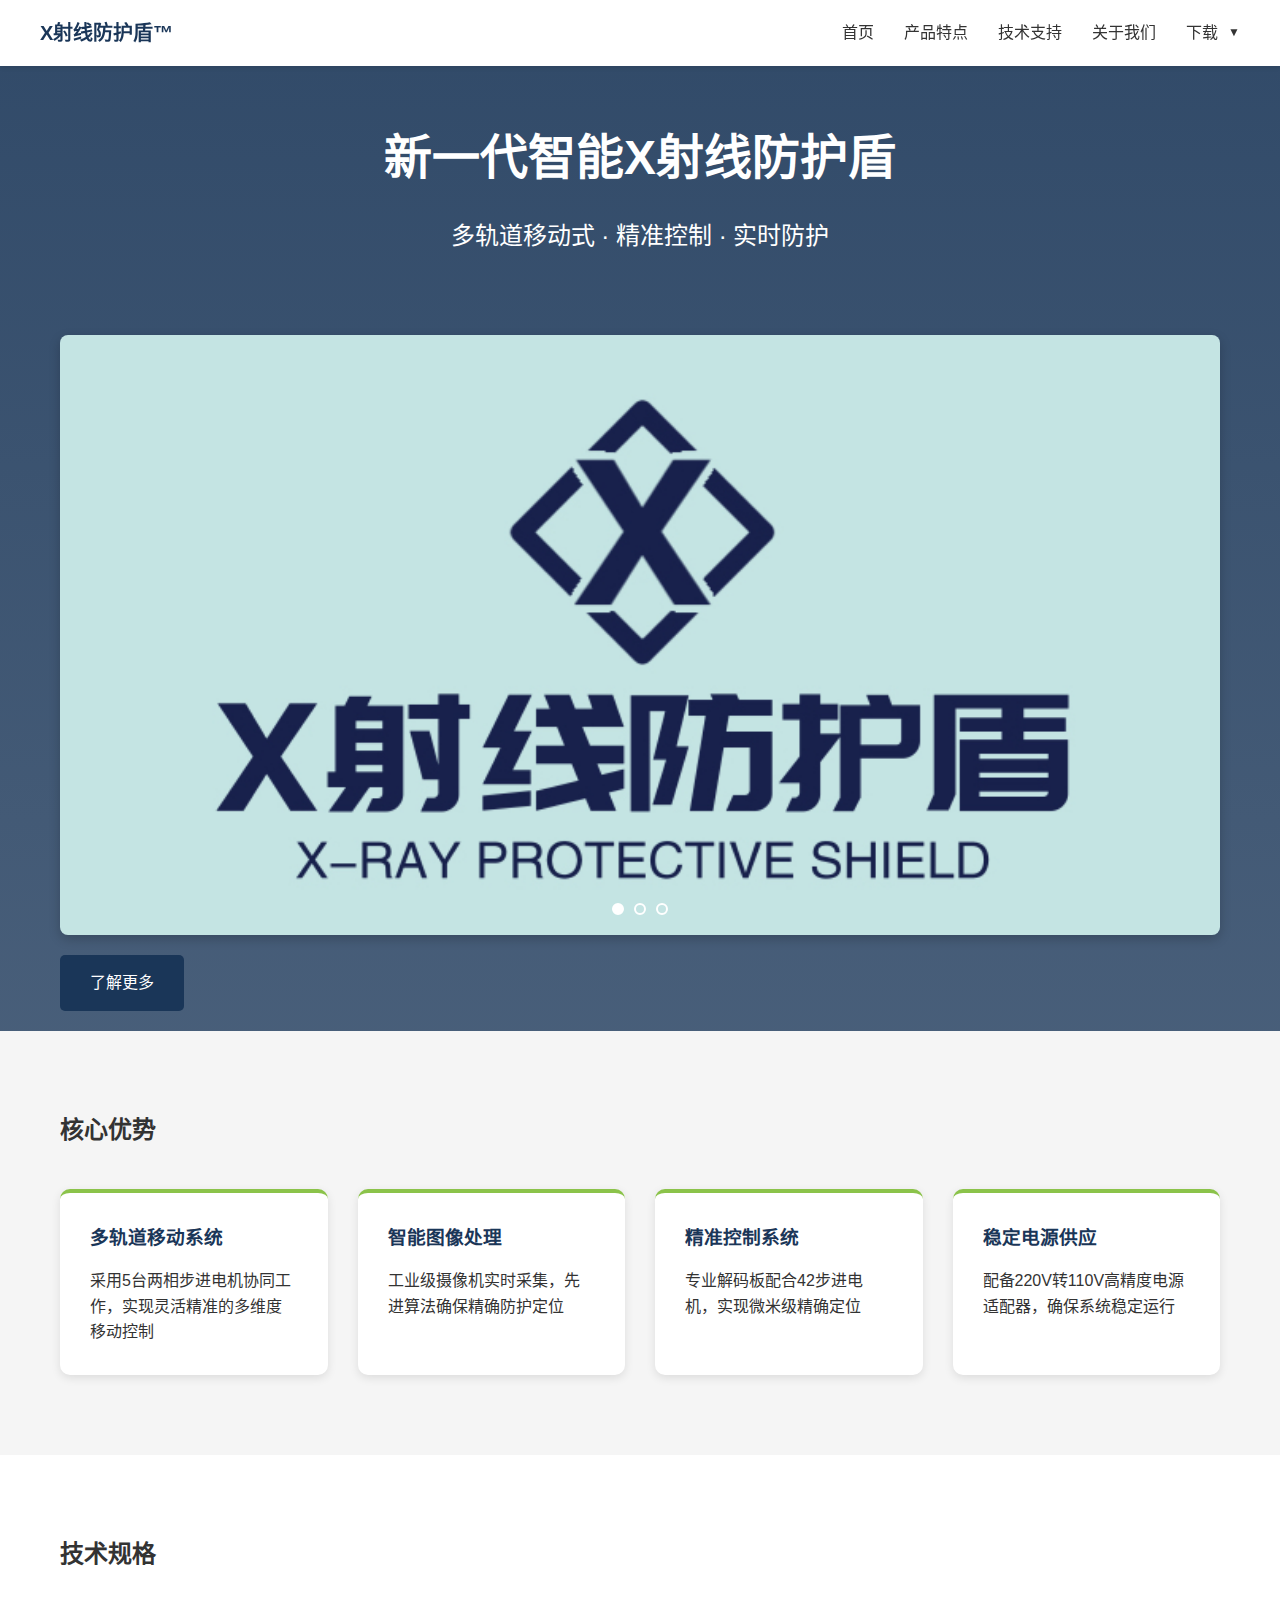
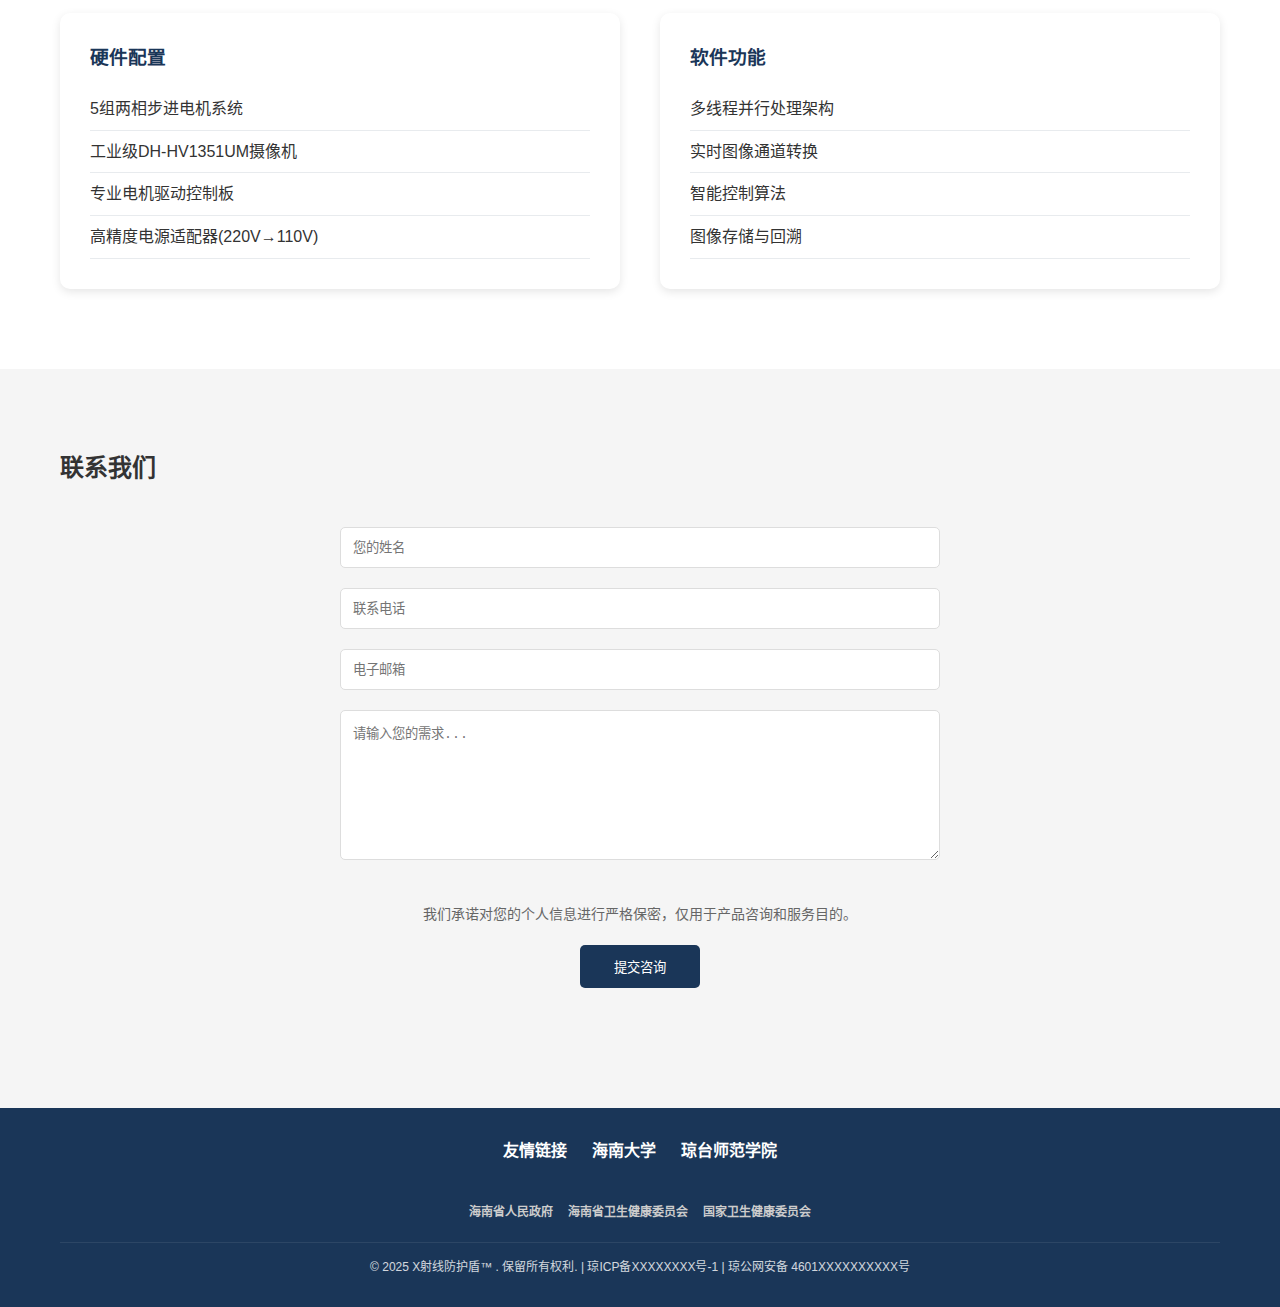
<file: index.html>
<!DOCTYPE html>
<html lang="zh-CN">
<head>
    <meta charset="UTF-8">
    <meta name="viewport" content="width=device-width, initial-scale=1.0">
    <title>智能X射线防护盾 - 专业的辐射防护解决方案</title>
    <link rel="stylesheet" href="css\style.css">
    <link rel="stylesheet" href="css/footer.css">
    <link rel="stylesheet" href="css/nav.css">
</head>
<body>
    <!-- 导航栏 -->
    <nav>
        <div class="container">
            <div class="logo">X射线防护盾™</div>
            <ul>
                <li><a href="#home">首页</a></li>
                <li><a href="features.html">产品特点</a></li>
                <li><a href="tech.html">技术支持</a></li>
                <li><a href="about.html">关于我们</a></li>
                <li class="dropdown">
                    <a href="#" class="dropdown-toggle">下载 <span class="arrow">▼</span></a>
                    <ul class="dropdown-menu">
                        <li><a href="downloads/docs/说明书.pdf" download>说明书</a></li>
                        <li><a href="downloads/software/setup.exe" download>软件下载</a></li>
                        <li><a href="downloads/video/软件操作教程.mp4" download>软件教程</a></li>
                    </ul>
                </li>
            </ul>
        </div>
    </nav>

    <!-- 首页banner -->
    <section id="home" class="hero">
        <div class="container">
            <div class="hero-content">
                <div class="text-content active">
                    <h1>新一代智能X射线防护盾</h1>
                    <p>多轨道移动式 · 精准控制 · 实时防护</p>
                </div>
                <div class="text-content">
                    <h1>微米级精准控制</h1>
                    <p>5组步进电机 · 多维移动 · 智能定位</p>
                </div>
                <div class="text-content">
                    <h1>实时图像处理</h1>
                    <p>工业级相机 · 智能算法 · 即时反馈</p>
                </div>
            </div>
            <div class="slider">
                <div class="slide-track">
                    <div class="slide active">
                        <img src="images/index/banner1.jpg" alt="智能防护系统">
                    </div>
                    <div class="slide">
                        <img src="images/index/banner2.jpg" alt="精准控制系统">
                    </div>
                    <div class="slide">
                        <img src="images/index/banner3.jpg" alt="图像处理系统">
                    </div>
                </div>
                <div class="slider-nav">
                    <button class="slider-btn active"></button>
                    <button class="slider-btn"></button>
                    <button class="slider-btn"></button>
                </div>
            </div>
            <a href="features.html" class="cta-button">了解更多</a>
        </div>
    </section>

    <!-- 产品特点 -->
    <section class="features">
        <div class="container">
            <h2>核心优势</h2>
            <div class="feature-grid">
                <div class="feature-card">
                    <h3>多轨道移动系统</h3>
                    <p>采用5台两相步进电机协同工作，实现灵活精准的多维度移动控制</p>
                </div>
                <div class="feature-card">
                    <h3>智能图像处理</h3>
                    <p>工业级摄像机实时采集，先进算法确保精确防护定位</p>
                </div>
                <div class="feature-card">
                    <h3>精准控制系统</h3>
                    <p>专业解码板配合42步进电机，实现微米级精确定位</p>
                </div>
                <div class="feature-card">
                    <h3>稳定电源供应</h3>
                    <p>配备220V转110V高精度电源适配器，确保系统稳定运行</p>
                </div>
            </div>
        </div>
    </section>

    <!-- 技术支持 -->
    <section class="tech">
        <div class="container">
            <h2>技术规格</h2>
            <div class="tech-specs">
                <div class="spec-item">
                    <h3>硬件配置</h3>
                    <ul>
                        <li>5组两相步进电机系统</li>
                        <li>工业级DH-HV1351UM摄像机</li>
                        <li>专业电机驱动控制板</li>
                        <li>高精度电源适配器(220V→110V)</li>
                    </ul>
                </div>
                <div class="spec-item">
                    <h3>软件功能</h3>
                    <ul>
                        <li>多线程并行处理架构</li>
                        <li>实时图像通道转换</li>
                        <li>智能控制算法</li>
                        <li>图像存储与回溯</li>
                    </ul>
                </div>
            </div>
        </div>
    </section>

    <!-- 联系方式 -->
    <section id="contact" class="contact">
        <div class="container">
            <h2>联系我们</h2>
            <div class="contact-form">
                <form id="contactForm">
                    <input type="text" placeholder="您的姓名" required>
                    <input type="tel" placeholder="联系电话" required length="11" pattern="\d{11}">
                    <input type="email" placeholder="电子邮箱" required>
                    <textarea placeholder="请输入您的需求..." required></textarea>
                    <p class="privacy-notice">我们承诺对您的个人信息进行严格保密，仅用于产品咨询和服务目的。</p>
                    <button type="submit" class="submit-btn">提交咨询</button>
                </form>
            </div>
        </div>
    </section>

    <!-- 成功提示弹窗 -->
    <div id="successModal" class="modal">
        <div class="modal-content">
            <span class="close">&times;</span>
            <h3>提交成功</h3>
            <p>感谢您的咨询，我们将尽快与您联系！</p>
        </div>
    </div>

    <footer id="footer">
    </footer>
    <script src="js/components.js"></script>
    <script src="js/main.js"></script>
    <script src="js/nav.js"></script>
</body>
</html>
</file>
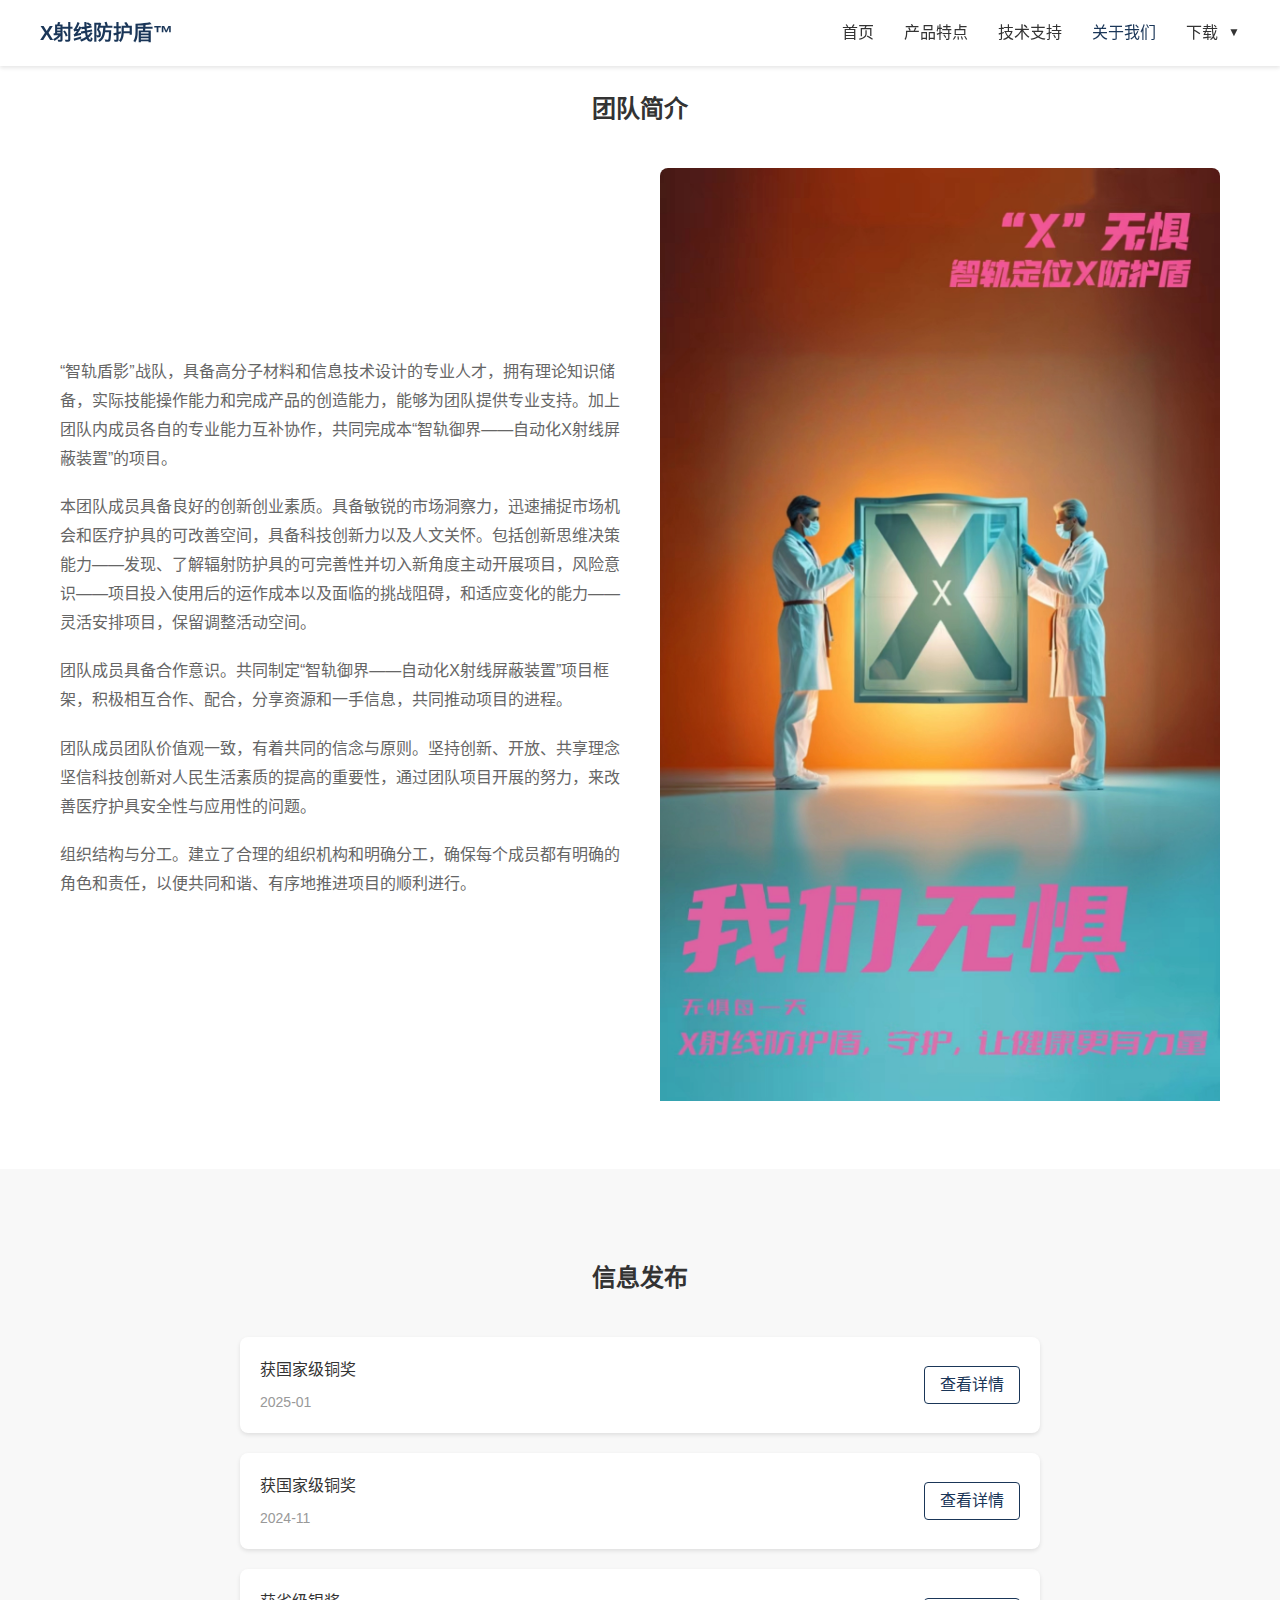
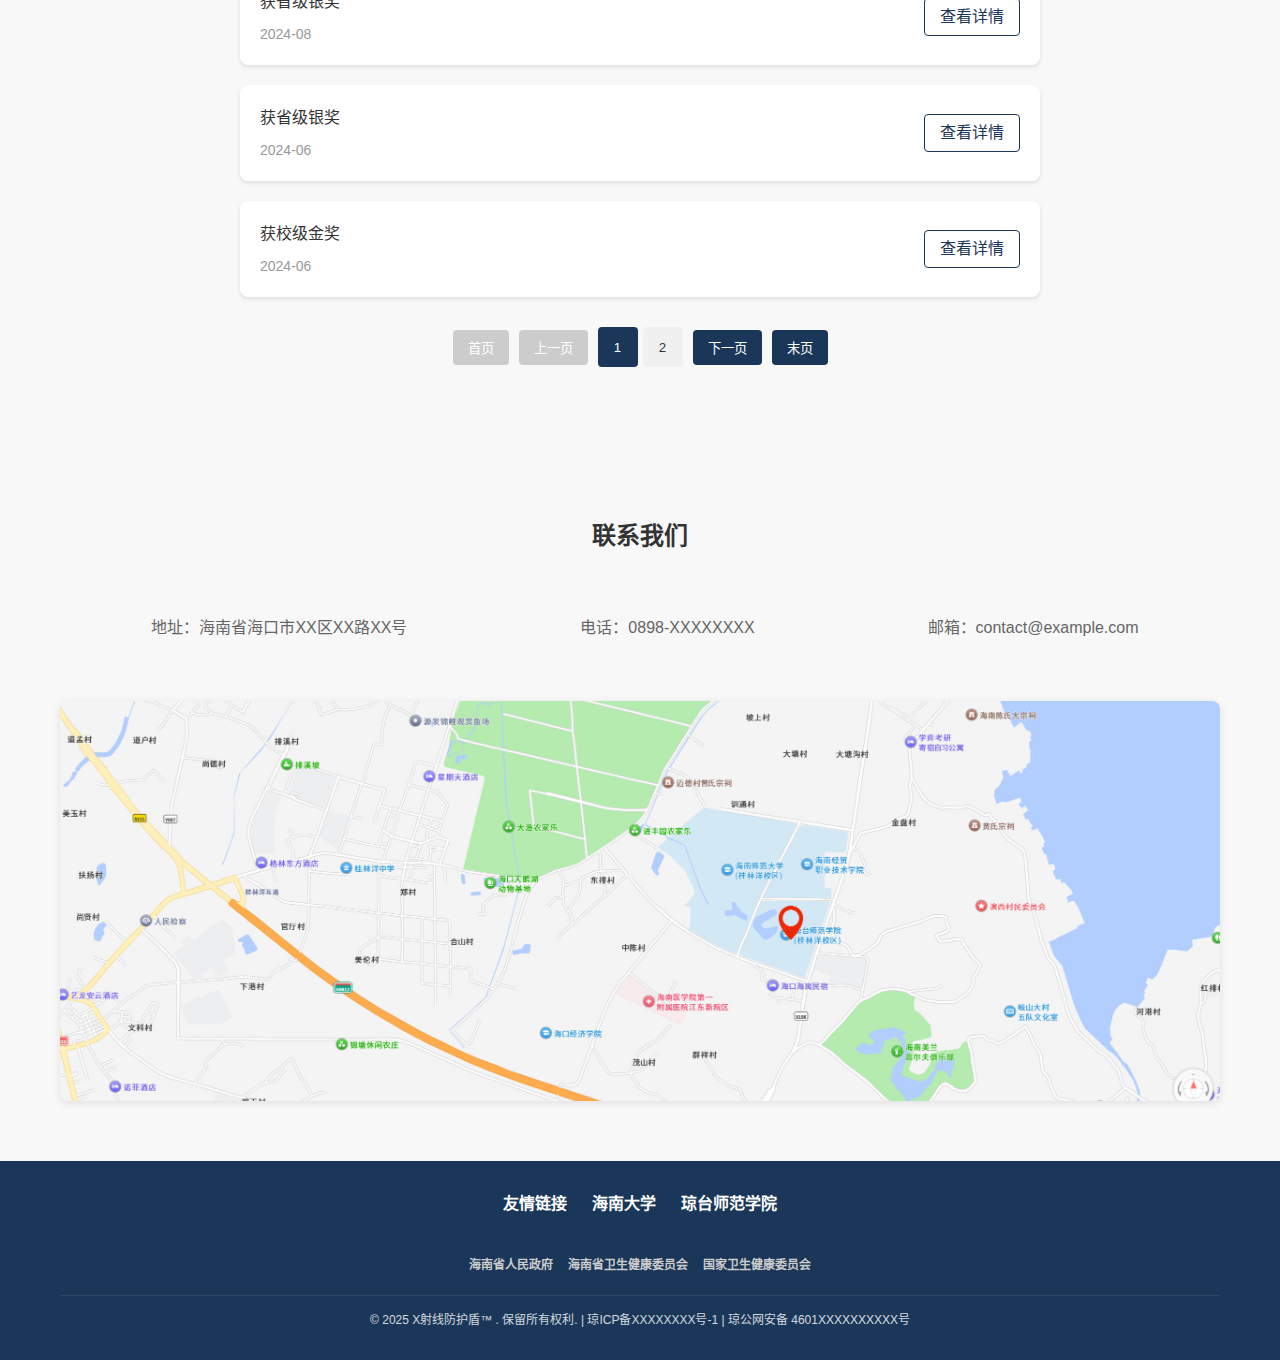
<file: about.html>
<!DOCTYPE html>
<html lang="zh-CN">
<head>
    <meta charset="UTF-8">
    <meta name="viewport" content="width=device-width, initial-scale=1.0">
    <title>关于我们 - X射线防护盾™</title>
    <link rel="stylesheet" href="css/style.css">
    <link rel="stylesheet" href="css/footer.css">
    <link rel="stylesheet" href="css/about.css">
    <link rel="stylesheet" href="css/nav.css">
</head>
<body>
    <!-- 导航栏 -->
    <nav>
        <div class="container">
            <div class="logo">X射线防护盾™</div>
            <ul>
                <li><a href="index.html">首页</a></li>
                <li><a href="features.html">产品特点</a></li>
                <li><a href="tech.html">技术支持</a></li>
                <li><a href="about.html" class="active">关于我们</a></li>
                <li class="dropdown">
                    <a href="#" class="dropdown-toggle">下载 <span class="arrow">▼</span></a>
                    <ul class="dropdown-menu">
                        <li><a href="downloads/docs/说明书.pdf" download>说明书</a></li>
                        <li><a href="downloads/software/setup.exe" download>软件下载</a></li>
                        <li><a href="downloads/video/软件操作教程.mp4" download>软件教程</a></li>
                    </ul>
                </li>
            </ul>
        </div>
    </nav>

    <!-- 公司简介 -->
    <section class="company-intro">
        <div class="container">
            <h2>团队简介</h2>
            <div class="intro-content">
                <div class="intro-text">
                    <p>“智轨盾影”战队，具备高分子材料和信息技术设计的专业人才，拥有理论知识储备，实际技能操作能力和完成产品的创造能力，能够为团队提供专业支持。加上团队内成员各自的专业能力互补协作，共同完成本“智轨御界——自动化X射线屏蔽装置”的项目。 </p>
                    <p>本团队成员具备良好的创新创业素质。具备敏锐的市场洞察力，迅速捕捉市场机会和医疗护具的可改善空间，具备科技创新力以及人文关怀。包括创新思维决策能力——发现、了解辐射防护具的可完善性并切入新角度主动开展项目，风险意识——项目投入使用后的运作成本以及面临的挑战阻碍，和适应变化的能力——灵活安排项目，保留调整活动空间。</p>
                    <p>团队成员具备合作意识。共同制定“智轨御界——自动化X射线屏蔽装置”项目框架，积极相互合作、配合，分享资源和一手信息，共同推动项目的进程。</p>
                    <p>团队成员团队价值观一致，有着共同的信念与原则。坚持创新、开放、共享理念坚信科技创新对人民生活素质的提高的重要性，通过团队项目开展的努力，来改善医疗护具安全性与应用性的问题。</p>
                    <p>组织结构与分工。建立了合理的组织机构和明确分工，确保每个成员都有明确的角色和责任，以便共同和谐、有序地推进项目的顺利进行。</p>
                </div>
                <div class="intro-image">
                    <img src="images/about/company.jpg" alt="公司实景">
                </div>
            </div>
        </div>
    </section>

    <!-- 信息发布 -->
    <section class="news-section">
        <div class="container">
            <h2>信息发布</h2>
            <div class="news-container">
            </div>
            <div class="news-pagination">
                <button class="first-page">首页</button>
                <button class="prev-page">上一页</button>
                <div class="page-numbers">
                </div>
                <button class="next-page">下一页</button>
                <button class="last-page">末页</button>
            </div>
        </div>
    </section>

    <!-- 联系我们 -->
    <section class="contact-section">
        <div class="container">
            <h2>联系我们</h2>
            <div class="contact-info">
                <ul>
                    <li>
                        <i class="icon-location"></i>
                        <span>地址：海南省海口市XX区XX路XX号</span>
                    </li>
                    <li>
                        <i class="icon-phone"></i>
                        <span>电话：0898-XXXXXXXX</span>
                    </li>
                    <li>
                        <i class="icon-email"></i>
                        <span>邮箱：contact@example.com</span>
                    </li>
                </ul>
            </div>
            <div class="map-container">
                <div id="map">
                    <img src="images/about/map.jpg" alt="公司地图" />
                </div>
            </div>
        </div>
    </section>

    <footer id="footer">
    </footer>
    <script src="js/components.js"></script>
    <script src="js/news.js"></script>
    <script src="js/nav.js"></script>
</body>
</html>
</file>
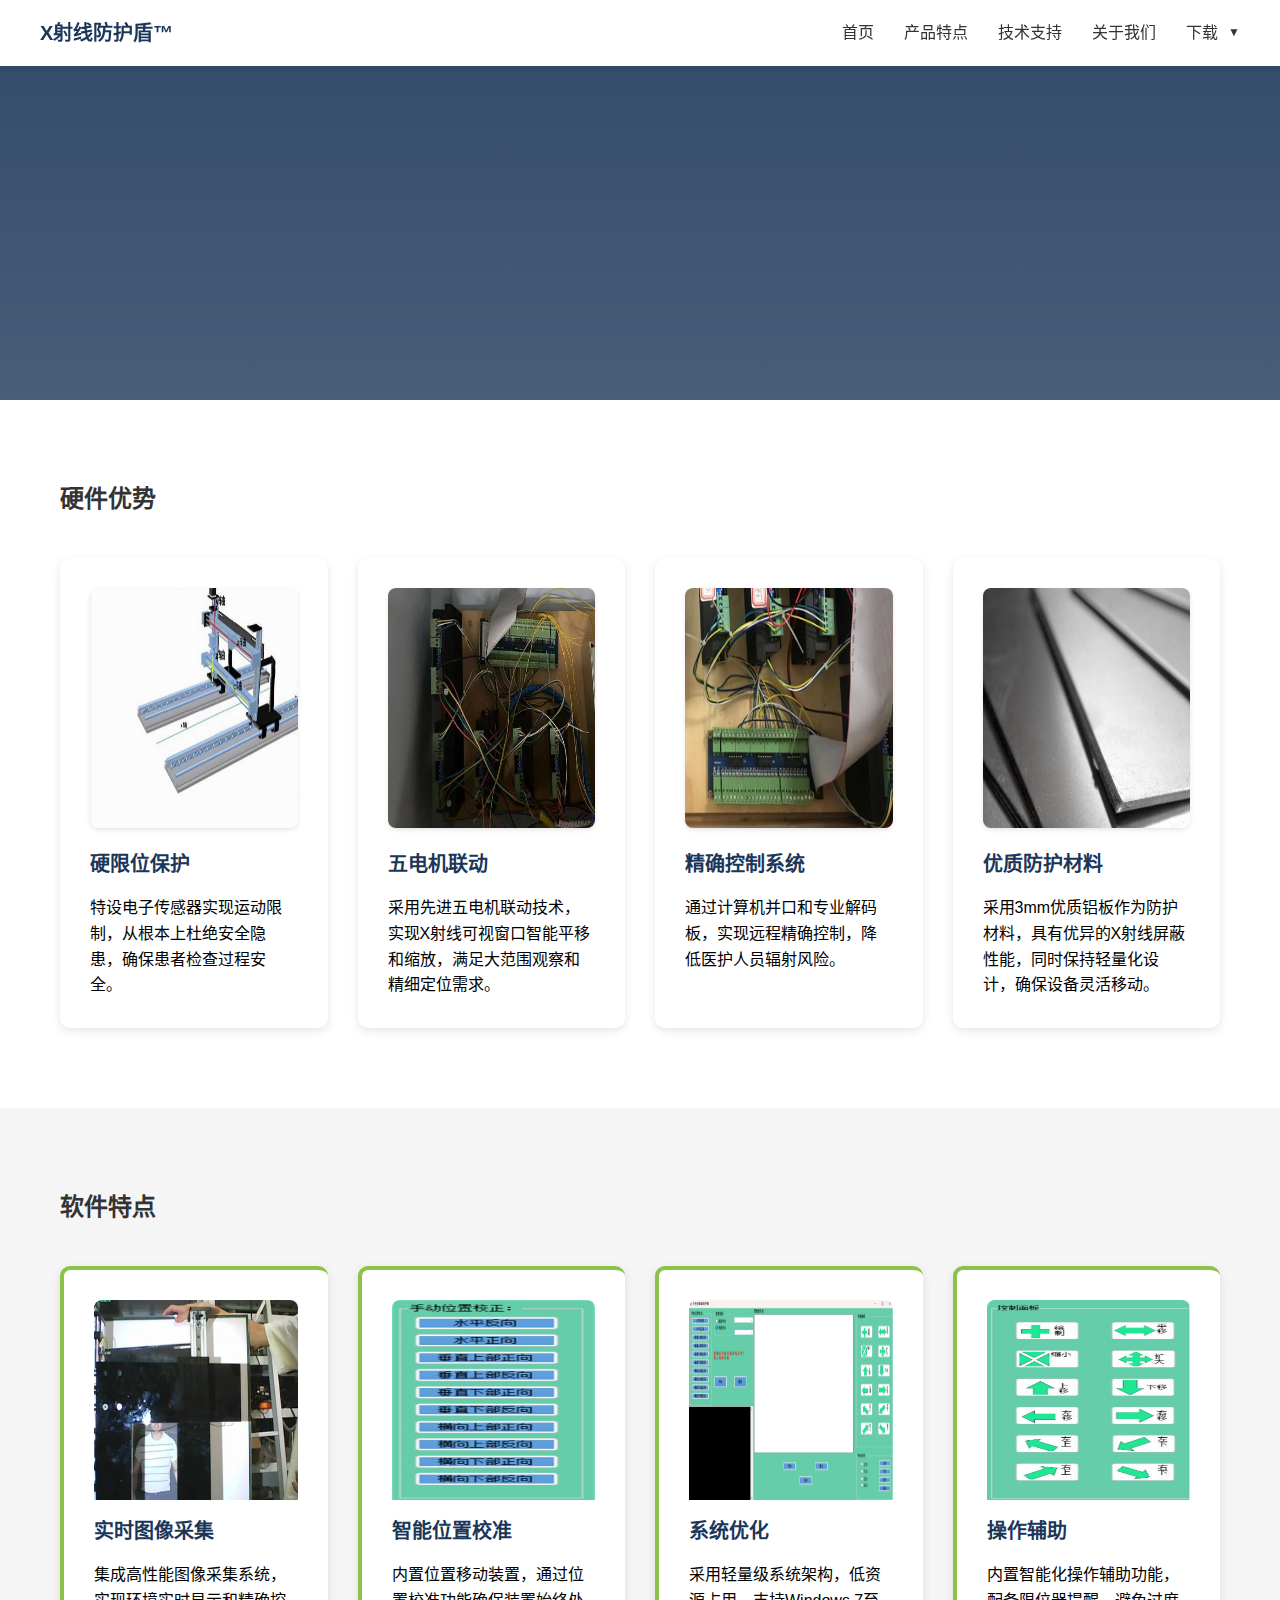
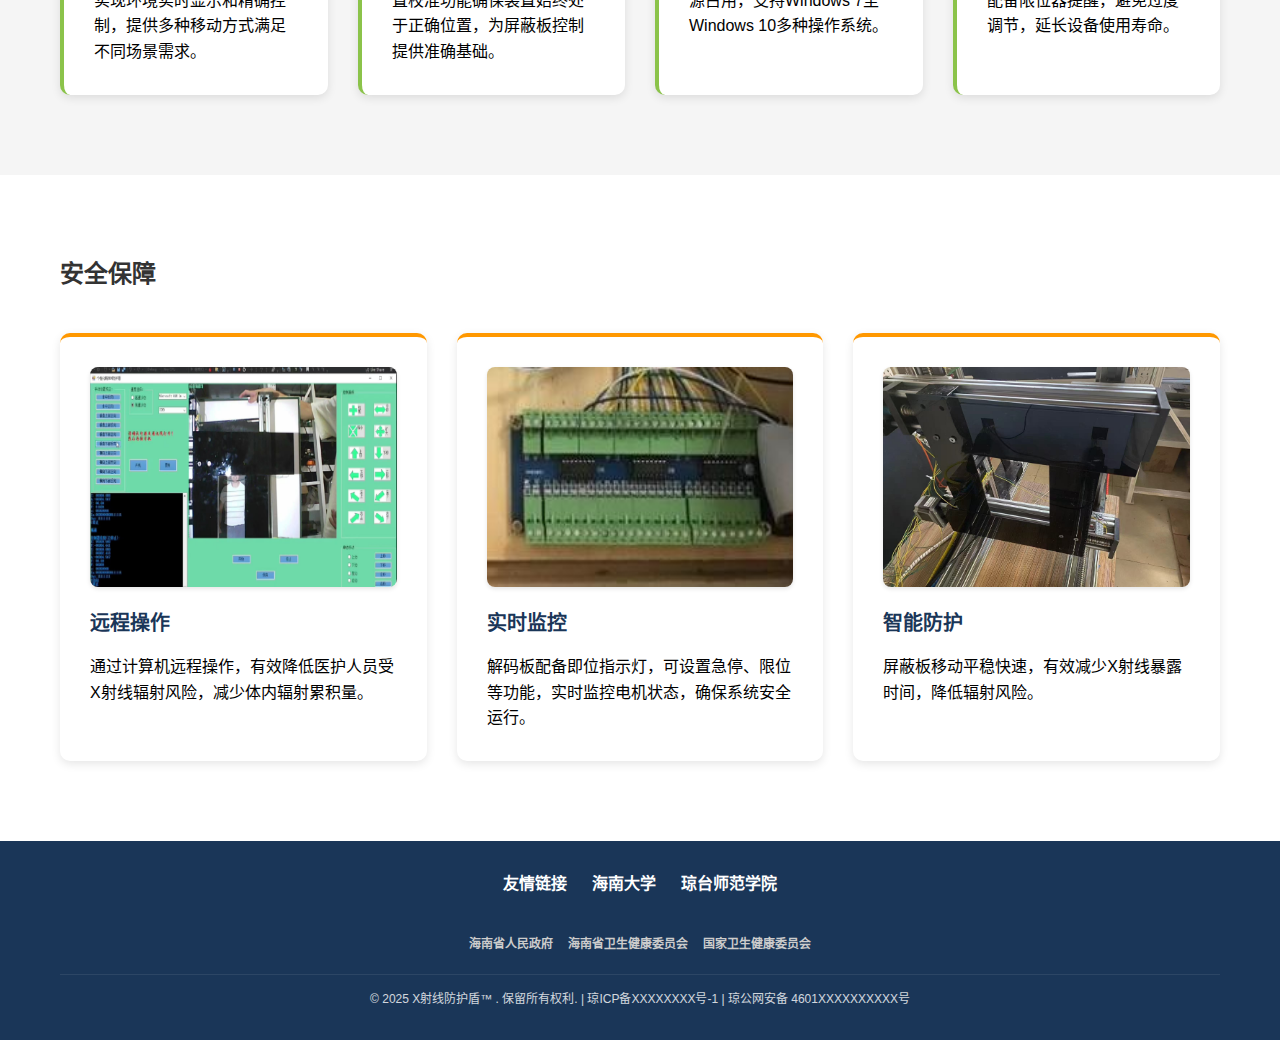
<file: features.html>
<!DOCTYPE html>
<html lang="zh-CN">
<head>
    <meta charset="UTF-8">
    <meta name="viewport" content="width=device-width, initial-scale=1.0">
    <title>产品特点 - X射线防护盾</title>
    <link rel="stylesheet" href="css/style.css">
    <link rel="stylesheet" href="css/features.css">
    <link rel="stylesheet" href="css/footer.css">
    <link rel="stylesheet" href="css/nav.css">
</head>
<body>
    <!-- 导航栏 -->
    <nav>
        <div class="container">
            <div class="logo">X射线防护盾™</div>
            <ul>
                <li><a href="index.html">首页</a></li>
                <li><a href="features.html">产品特点</a></li>
                <li><a href="tech.html">技术支持</a></li>
                <li><a href="about.html">关于我们</a></li>
                <li class="dropdown">
                    <a href="#" class="dropdown-toggle">下载 <span class="arrow">▼</span></a>
                    <ul class="dropdown-menu">
                        <li><a href="downloads/docs/说明书.pdf" download>说明书</a></li>
                        <li><a href="downloads/software/setup.exe" download>软件下载</a></li>
                        <li><a href="downloads/video/软件操作教程.mp4" download>软件教程</a></li>
                    </ul>
                </li>
            </ul>
        </div>
    </nav>

    <!-- 头部区域 -->
    <section class="feature-hero">
        <div class="container">
            <h1>核心技术优势</h1>
            <p>创新硬件设计 · 智能软件控制 · 全方位安全保障</p>
        </div>
    </section>

    <!-- 硬件优势 -->
    <section id="hardware" class="feature-section">
        <div class="container">
            <h2>硬件优势</h2>
            <div class="feature-grid">
                <div class="feature-item">
                    <div class="feature-image">
                        <img src="images/features/hardware-1.jpg" alt="硬限位保护示意图">
                    </div>
                    <h3>硬限位保护</h3>
                    <p>特设电子传感器实现运动限制，从根本上杜绝安全隐患，确保患者检查过程安全。</p>
                </div>
                <div class="feature-item">
                    <div class="feature-image">
                        <img src="images/features/hardware-2.jpg" alt="五电机联动示意图">
                    </div>
                    <h3>五电机联动</h3>
                    <p>采用先进五电机联动技术，实现X射线可视窗口智能平移和缩放，满足大范围观察和精细定位需求。</p>
                </div>
                <div class="feature-item">
                    <div class="feature-image">
                        <img src="images/features/hardware-3.jpg" alt="精确控制系统示意图">
                    </div>
                    <h3>精确控制系统</h3>
                    <p>通过计算机并口和专业解码板，实现远程精确控制，降低医护人员辐射风险。</p>
                </div>
                <div class="feature-item">
                    <div class="feature-image">
                        <img src="images/features/hardware-4.jpg" alt="优质防护材料示意图">
                    </div>
                    <h3>优质防护材料</h3>
                    <p>采用3mm优质铝板作为防护材料，具有优异的X射线屏蔽性能，同时保持轻量化设计，确保设备灵活移动。</p>
                </div>
            </div>
        </div>
    </section>

    <!-- 软件特点 -->
    <section id="software" class="feature-section bg-light">
        <div class="container">
            <h2>软件特点</h2>
            <div class="feature-list">
                <div class="feature-card">
                    <div class="feature-card-image">
                        <img src="images/features/software-1.jpg" alt="实时图像采集界面">
                    </div>
                    <h3>实时图像采集</h3>
                    <p>集成高性能图像采集系统，实现环境实时显示和精确控制，提供多种移动方式满足不同场景需求。</p>
                </div>
                <div class="feature-card">
                    <div class="feature-card-image">
                        <img src="images/features/software-2.jpg" alt="智能位置校准界面">
                    </div>
                    <h3>智能位置校准</h3>
                    <p>内置位置移动装置，通过位置校准功能确保装置始终处于正确位置，为屏蔽板控制提供准确基础。</p>
                </div>
                <div class="feature-card">
                    <div class="feature-card-image">
                        <img src="images/features/software-3.jpg" alt="多种操作模式界面">
                    </div>
                    <h3>系统优化</h3>
                    <p>采用轻量级系统架构，低资源占用，支持Windows 7至Windows 10多种操作系统。</p>
                </div>
                <div class="feature-card">
                    <div class="feature-card-image">
                        <img src="images/features/software-4.jpg" alt="操作辅助界面">
                    </div>
                    <h3>操作辅助</h3>
                    <p>内置智能化操作辅助功能，配备限位器提醒，避免过度调节，延长设备使用寿命。</p>
                </div>
            </div>
        </div>
    </section>

    <!-- 安全保障 -->
    <section id="safety" class="feature-section">
        <div class="container">
            <h2>安全保障</h2>
            <div class="safety-features">
                <div class="safety-item">
                    <div class="safety-image">
                        <img src="images/features/safety-1.jpg" alt="远程操作示意图">
                    </div>
                    <h3>远程操作</h3>
                    <p>通过计算机远程操作，有效降低医护人员受X射线辐射风险，减少体内辐射累积量。</p>
                </div>
                <div class="safety-item">
                    <div class="safety-image">
                        <img src="images/features/safety-2.jpg" alt="实时监控示意图">
                    </div>
                    <h3>实时监控</h3>
                    <p>解码板配备即位指示灯，可设置急停、限位等功能，实时监控电机状态，确保系统安全运行。</p>
                </div>
                <div class="safety-item">
                    <div class="safety-image">
                        <img src="images/features/safety-3.jpg" alt="智能防护示意图">
                    </div>
                    <h3>智能防护</h3>
                    <p>屏蔽板移动平稳快速，有效减少X射线暴露时间，降低辐射风险。</p>
                </div>
            </div>
        </div>
    </section>

    <footer id="footer">
    </footer>
    <script src="js/components.js"></script>
    <script src="js/nav.js"></script>
</body>
</html>
</file>
<file: css/footer.css>
#footer {
    background: var(--primary-color);
    padding: 15px 0;
    width: 100%;
}

.footer-content {
    text-align: center;
    padding: 15px 0;
    display: flex;
    flex-direction: column-reverse;
}

.partners {
    margin-bottom: 0;
}

.partners h4 {
    margin-bottom: 12px;
    color: #ffffff;
    font-size: 16px;
}

.partners-container {
    display: flex;
    flex-direction: column;
    gap: 15px;
}

.main-partners {
    display: flex;
    justify-content: center;
    gap: 25px;
    margin-bottom: 12px;
}

.main-partner {
    font-size: 16px;
    font-weight: bold;
    color: #ffffff;
    text-decoration: none;
    transition: opacity 0.3s;
}

.other-partners {
    display: flex;
    justify-content: center;
    flex-wrap: wrap;
    gap: 15px;
}

.other-partners a {
    font-size: 12px;
    color: #cccccc;
    text-decoration: none;
    transition: color 0.3s;
}

.copyright-row {
    margin-top: 20px; /* 与上方合作伙伴的间距 */
    padding-top: 15px; /* 内边距 */
    border-top: 1px solid rgba(255, 255, 255, 0.1); /* 添加分隔线 */
    color: #ffffff;
    font-size: 12px;
    opacity: 0.8;
}

.main-partner:hover,
.other-partners a:hover {
    opacity: 0.8;
    color: #ffffff;
}

@media (max-width: 768px) {
    .main-partners,
    .other-partners {
        flex-direction: column;
        align-items: center;
        gap: 12px;
    }
    
    .main-partner {
        font-size: 14px;
    }
    
    .other-partners a {
        font-size: 11px;
    }
    
    .copyright-row {
        font-size: 11px;
    }
}
</file>
<file: css/nav.css>
/* 导航栏样式 */
nav {
    background: #fff;
    box-shadow: 0 2px 4px rgba(0,0,0,0.1);
    position: fixed;
    top: 0;
    left: 0;
    right: 0;
    z-index: 1000;
}

.logo {
    font-size: 20px;
    font-weight: bold;
    color: var(--primary-color);
}

nav .container {
    display: flex;
    justify-content: space-between;
    align-items: center;
    padding: 15px 0;
}

nav ul {
    display: flex;
    list-style: none;
    margin: 0;
    padding: 0;
    gap: 30px;
}

nav a {
    color: #333;
    text-decoration: none;
    font-size: 16px;
    transition: color 0.3s;
}

nav a:hover,
nav a.active {
    color: var(--primary-color);
}

/* 导航栏链接样式 */
nav ul li a {
    color: var(--text-color);
    text-decoration: none;
    transition: color 0.3s;
    display: inline-block;
    padding: 5px 0;
}

nav ul li a:hover {
    color: var(--primary-color);
}

/* 下拉菜单样式 */
.dropdown {
    position: relative;
}

.dropdown-toggle {
    display: flex;
    align-items: center;
    gap: 5px;
}

.arrow {
    font-size: 12px;
    transition: transform 0.3s;
}

.dropdown:hover .arrow {
    transform: rotate(180deg);
}

.dropdown-menu {
    position: absolute;
    top: 100%;
    left: 50%;
    transform: translateX(-50%);
    background: #fff;
    box-shadow: 0 2px 8px rgba(0,0,0,0.1);
    border-radius: 4px;
    padding: 8px 0;
    min-width: 150px;
    opacity: 0;
    visibility: hidden;
    transition: all 0.3s;
    display: flex;
    flex-direction: column;
}

.dropdown:hover .dropdown-menu {
    opacity: 1;
    visibility: visible;
}

.dropdown-menu li {
    width: 100%;
    padding: 0;
}

.dropdown-menu a {
    display: block;
    color: #666;
    font-size: 14px;
    padding: 10px 20px;
    text-align: center;
    transition: all 0.3s;
}

.dropdown-menu a:hover {
    color: var(--primary-color);
    background-color: #f5f5f5;
}

.dropdown-menu li:first-child {
    border-bottom: 1px solid #eee;
}

/* 箭头指示器 */
.dropdown .arrow {
    display: inline-block;
    margin-left: 5px;
    transition: transform 0.3s;
}

.dropdown:hover .arrow {
    transform: rotate(180deg);
}

/* 下载提示样式 */
.download-hint {
    position: relative;
    cursor: pointer;
    display: inline-block;
    padding-bottom: 10px;
    margin: 0 auto;
}

.tooltip {
    visibility: hidden;
    position: absolute;
    background: var(--primary-color);
    color: white;
    text-align: center;
    padding: 8px 12px;
    border-radius: 4px;
    font-size: 14px;
    width: max-content;
    top: 100%;
    left: 50%;
    transform: translateX(-50%);
    opacity: 0;
    transition: opacity 0.3s, visibility 0.3s;
    z-index: 100;
    white-space: nowrap;
}

.tooltip::before {
    content: '';
    position: absolute;
    bottom: 100%;
    left: 50%;
    transform: translateX(-50%);
    border: 6px solid transparent;
    border-bottom-color: var(--primary-color);
}

.download-hint:hover .tooltip {
    visibility: visible;
    opacity: 1;
}
</file>
<file: css/style.css>
:root {
    --primary-color: #1A3658;    /* 主色 */
    --secondary-color: #8BC34A;  /* 辅助色 */
    --accent-color: #FF9800;     /* 强调色 */
    --background-color: #F5F5F5; /* 背景色 */
    --text-color: #333333;
    --white: #ffffff;
}

* {
    margin: 0;
    padding: 0;
    box-sizing: border-box;
}

body {
    font-family: 'Microsoft YaHei', sans-serif;
    line-height: 1.6;
    color: var(--text-color);
}

.container {
    max-width: 1200px;
    margin: 0 auto;
    padding: 0 20px;
}

/* Hero区域样式 */
.hero {
    position: relative;
    background: linear-gradient(rgba(26, 54, 88, 0.9), rgba(26, 54, 88, 0.8));
    min-height: 100vh;
    padding-top: 100px;
    overflow: hidden;
}

.hero-content {
    position: relative;
    z-index: 2;
    text-align: center;
    margin-bottom: 30px;
}

.text-content {
    display: none;
    padding: 20px;
    animation: fadeIn 0.5s ease-in-out;
}

.text-content.active {
    display: block;
}

.text-content h1 {
    font-size: 48px;
    margin-bottom: 20px;
    color: var(--white);
}

.text-content p {
    font-size: 24px;
    margin-bottom: 30px;
    color: var(--white);
}

/* 轮播图样式 */
.slider {
    position: relative;
    width: 100%;
    height: 600px;
    overflow: hidden;
    border-radius: 8px;
    box-shadow: 0 4px 12px rgba(0,0,0,0.2);
    margin-top: 20px;
}

.slide-track {
    position: relative;
    display: flex;
    width: 300%;  /* 三张图片的总宽度 */
    height: 100%;
}

.slide {
    flex: 0 0 33.333%;  /* 确保每张图片占据轮播图的三分之一宽度 */
    height: 100%;
    position: relative;
}

.slide.active {
    opacity: 1;
}

.slide img {
    width: 100%;
    height: 100%;
    object-fit: cover;
    display: block;
}

.slider-nav {
    position: absolute;
    bottom: 20px;
    left: 50%;
    transform: translateX(-50%);
    display: flex;
    gap: 10px;
    z-index: 3;
}

.slider-btn {
    width: 12px;
    height: 12px;
    border-radius: 50%;
    border: 2px solid var(--white);
    background: transparent;
    cursor: pointer;
    transition: background-color 0.3s;
}

.slider-btn.active {
    background: var(--white);
}

@keyframes fadeIn {
    from {
        opacity: 0;
        transform: translateY(20px);
    }
    to {
        opacity: 1;
        transform: translateY(0);
    }
}

/* 确保CTA按钮在最上层 */
.cta-button {
    position: relative;
    display: inline-block;
    padding: 15px 30px;
    background: var(--primary-color);
    color: #fff;
    text-decoration: none;
    border-radius: 5px;
    transition: background 0.3s;
    text-decoration: none;
    z-index: 3;
    margin-top: 20px;
    margin-bottom: 20px;
}

/* 特点区域样式 */
.features {
    padding: 80px 0;
    background: var(--background-color);
}

.feature-grid {
    display: grid;
    grid-template-columns: repeat(auto-fit, minmax(250px, 1fr));
    gap: 30px;
    margin-top: 40px;
}

/* 特点卡片样式 */
.feature-card {
    background: #fff;
    padding: 30px;
    border-radius: 10px;
    box-shadow: 0 3px 10px rgba(0,0,0,0.1);
    border-top: 4px solid var(--secondary-color);
}

.feature-card h3 {
    color: var(--primary-color);
    margin-bottom: 15px;
}

/* 技术参数样式 */
.tech {
    padding: 80px 0;
}

.tech-specs {
    display: grid;
    grid-template-columns: repeat(auto-fit, minmax(300px, 1fr));
    gap: 40px;
    margin-top: 40px;
}

.spec-item {
    background: #fff;
    padding: 30px;
    border-radius: 10px;
    box-shadow: 0 3px 10px rgba(0,0,0,0.1);
}

.spec-item h3 {
    color: var(--primary-color);
}

.spec-item ul {
    list-style: none;
    margin-top: 15px;
}

.spec-item ul li {
    padding: 8px 0;
    border-bottom: 1px solid rgba(26, 54, 88, 0.1);
}

/* 联系表单样式 */
.contact {
    padding: 80px 0;
    background: var(--background-color);
}

.contact-form {
    max-width: 600px;
    margin: 40px auto;
}

.contact-form input,
.contact-form textarea {
    width: 100%;
    padding: 12px;
    margin-bottom: 20px;
    border: 1px solid #ddd;
    border-radius: 5px;
}

.contact-form textarea {
    height: 150px;
    resize: vertical;
}

.contact-form input:focus,
.contact-form textarea:focus {
    border-color: var(--secondary-color);
    outline: none;
}

/* 提交按钮样式 */
.submit-btn {
    display: block;
    margin: 20px auto;
    width: fit-content;
    min-width: 120px;
    padding: 12px 30px;
    background: var(--primary-color);
    color: var(--white);
    border: none;
    border-radius: 5px;
    cursor: pointer;
    transition: background 0.3s;
}

.submit-btn:hover {
    background: var(--secondary-color);
}


/* 表单隐私声明 */
.privacy-notice {
    font-size: 14px;
    color: #666;
    margin: 15px 0;
    text-align: center;
}

/* 弹窗样式 */
.modal {
    display: none;
    position: fixed;
    top: 0;
    left: 0;
    width: 100%;
    height: 100%;
    background-color: rgba(0, 0, 0, 0.5);
    z-index: 1000;
}

.modal-content {
    position: relative;
    background-color: #fff;
    margin: 15% auto;
    padding: 30px;
    width: 80%;
    max-width: 500px;
    border-radius: 8px;
    text-align: center;
    animation: modalFadeIn 0.3s;
}

.close {
    position: absolute;
    right: 15px;
    top: 10px;
    font-size: 24px;
    cursor: pointer;
    color: #999;
    transition: color 0.3s;
}

.close:hover {
    color: #333;
}

.modal h3 {
    margin-bottom: 15px;
    color: #333;
    font-size: 20px;
}

.modal p {
    color: #666;
    font-size: 16px;
}

@keyframes modalFadeIn {
    from {
        opacity: 0;
        transform: translateY(-20px);
    }
    to {
        opacity: 1;
        transform: translateY(0);
    }
}

/* 响应式设计 */
@media (max-width: 768px) {
    nav .container {
        flex-direction: column;
        height: auto;
        padding: 20px;
    }

    nav ul {
        margin-top: 20px;
    }

    .hero {
        padding-top: 80px;
    }

    .text-content h1 {
        font-size: 32px;
    }

    .text-content p {
        font-size: 18px;
    }

    .slider {
        height: 300px;
    }

    .slide img {
        height: 300px;
    }
}
</file>
<file: css/about.css>
/* 公共样式 */
section {
    padding: 60px 0;
}

section h2 {
    text-align: center;
    margin-top: 30px;
    margin-bottom: 40px;
    color: #333;
}

/* 公司简介样式 */
.intro-content {
    display: flex;
    gap: 40px;
    align-items: center;
}

.intro-text {
    flex: 1;
    line-height: 1.8;
}

.intro-text p {
    margin-bottom: 20px;
    color: #666;
}

.intro-image {
    flex: 1;
    border-radius: 8px;
    overflow: hidden;
}

.intro-image img {
    width: 100%;
    height: auto;
    transition: transform 0.3s;
}

.intro-image img:hover {
    transform: scale(1.05);
}

/* 新闻部分样式 */
.news-section {
    padding: 60px 0;
    background: #f8f8f8;
}

.news-container {
    max-width: 800px;
    margin: 0 auto;
}

.news-item {
    background: #fff;
    padding: 20px;
    margin-bottom: 20px;
    border-radius: 8px;
    box-shadow: 0 2px 4px rgba(0,0,0,0.1);
    display: flex;
    justify-content: space-between;
    align-items: center;
}

.news-item-left {
    flex: 1;
}

.news-title {
    color: #333;
    text-decoration: none;
    transition: color 0.3s;
    font-size: 16px;
    display: block;
    margin-bottom: 8px;
}

.news-title:hover {
    color: var(--primary-color);
}

.news-date {
    color: #999;
    font-size: 14px;
}

.read-more {
    display: inline-block;
    color: var(--primary-color);
    text-decoration: none;
    padding: 5px 15px;
    border: 1px solid var(--primary-color);
    border-radius: 4px;
    transition: all 0.3s;
}

.read-more:hover {
    background: var(--primary-color);
    color: #fff;
    text-decoration: none;
}

/* 移除旧的内容样式 */
.news-content,
.news-excerpt {
    display: none;
}

/* 分页样式 */
.news-pagination {
    display: flex;
    justify-content: center;
    align-items: center;
    gap: 10px;
    margin-top: 30px;
}

.news-pagination button {
    padding: 8px 15px;
    border: none;
    background: var(--primary-color);
    color: #fff;
    border-radius: 4px;
    cursor: pointer;
    transition: opacity 0.3s;
}

.news-pagination button:disabled {
    background: #ccc;
    cursor: not-allowed;
}

.page-numbers {
    display: flex;
    gap: 5px;
}

.page-numbers button {
    min-width: 40px;
    height: 40px;
    padding: 0;
    background: #f0f0f0;
    color: #333;
}

.page-numbers button.active {
    background: var(--primary-color);
    color: #fff;
}

.page-numbers button:hover:not(.active):not(:disabled) {
    background: #e0e0e0;
}

.page-info {
    color: #666;
}

/* 联系方式样式 */
.contact-section {
    background: #f8f8f8;
    padding: 60px 0;
}

.contact-info {
    text-align: center;
    margin-bottom: 40px;
}

.contact-info ul {
    list-style: none;
    padding: 0;
    display: flex;
    justify-content: space-around;
    flex-wrap: wrap;
    max-width: 1200px;
    margin: 0 auto;
}

.contact-info li {
    padding: 20px;
    display: flex;
    align-items: center;
    gap: 10px;
    color: #666;
    font-size: 16px;
}

.contact-info i {
    font-size: 24px;
    color: var(--primary-color);
}

/* 地图容器样式 */
.map-container {
    width: 100%;
    margin-top: 30px;
}

#map {
    width: 100%;
    height: 400px; /* 设置固定高度 */
    border-radius: 8px;
    overflow: hidden;
    box-shadow: 0 2px 8px rgba(0,0,0,0.1);
}

#map img {
    width: 100%;
    height: 100%;
    object-fit: cover; /* 确保图片覆盖整个容器 */
    display: block;
}

/* 响应式设计 */
@media (max-width: 768px) {
    .intro-content {
        flex-direction: column;
    }
    
    .contact-grid {
        grid-template-columns: 1fr;
    }

    .contact-info ul {
        flex-direction: column;
        align-items: center;
    }
    
    .contact-info li {
        width: 100%;
        justify-content: center;
        padding: 15px;
    }
    
    .map-container {
        height: 300px;
    }

    #map {
        height: 300px; /* 移动端稍微降低高度 */
    }
}
</file>
<file: css/features.css>
.feature-hero {
    background: linear-gradient(rgba(26, 54, 88, 0.9), rgba(26, 54, 88, 0.8));
    background-size: cover;
    background-position: center;
    height: 400px;
    display: flex;
    align-items: center;
    text-align: center;
    color: #fff;
    margin-top: 0px;
}

.feature-hero h1 {
    font-size: 48px;
    margin-bottom: 20px;
    opacity: 0;
    transform: translateY(20px);
    animation: fadeInUp 0.5s ease forwards;
}

.feature-hero p {
    font-size: 24px;
    opacity: 0;
    transform: translateY(20px);
    animation: fadeInUp 0.5s ease forwards;
}

@keyframes fadeInUp {
    from {
        opacity: 0;
        transform: translateY(20px);
    }
    to {
        opacity: 1;
        transform: translateY(0);
    }
}

.feature-section {
    padding: 80px 0;
}

.feature-section.bg-light {
    background: var(--background-color);
}

/* 硬件优势图片样式 */
.feature-image {
    width: 100%;
    height: 240px;
    border-radius: 8px;
    overflow: hidden;
    box-shadow: 0 2px 4px rgba(0,0,0,0.1);
    margin-bottom: 20px;
    transition: all 0.3s ease;
}

.feature-image img {
    width: 100%;
    height: 100%;
    object-fit: fill; /* 改为fill允许图片变形以填充容器 */
    display: block;
    transition: all 0.3s ease;
}

/* 软件特点图片样式 */
.feature-card-image {
    width: 100%;
    height: 200px;
    border-radius: 8px 8px 0 0;
    overflow: hidden;
    transition: all 0.3s ease;
}

.feature-card-image img {
    width: 100%;
    height: 100%;
    object-fit: fill;
    display: block;
    transition: all 0.3s ease;
}

/* 安全保障图片样式 */
.safety-image {
    width: 100%;
    height: 220px;
    border-radius: 8px;
    overflow: hidden;
    box-shadow: 0 2px 4px rgba(0,0,0,0.1);
    margin-bottom: 20px;
    transition: all 0.3s ease;
}

.safety-image img {
    width: 100%;
    height: 100%;
    object-fit: fill;
    display: block;
    transition: all 0.3s ease;
}

/* 硬件优势部分样式 */
.feature-item h3 {
    text-align: left;
    margin: 15px 0;
    color: #000000;
    transition: all 0.3s ease;
}

.feature-item p {
    text-align: left;
    color: #000000;
    line-height: 1.6;
    transition: all 0.3s ease;
}

/* 软件特点部分样式 */
.feature-card h3 {
    text-align: left;
    margin: 15px 0;
    color: #000000;
    transition: all 0.3s ease;
}

.feature-card p {
    text-align: left;
    color: #000000;
    line-height: 1.6;
    transition: all 0.3s ease;
}

/* 安全保障部分样式 */
.safety-item h3 {
    text-align: left;
    margin: 15px 0;
    color: #000000;
    transition: all 0.3s ease;
}

.safety-item p {
    text-align: left;
    color: #000000;
    line-height: 1.6;
    transition: all 0.3s ease;
}

.feature-item h3,
.feature-card h3,
.safety-item h3 {
    color: var(--primary-color);
    margin-bottom: 15px;
    font-size: 20px;
}

/* 共享的交互动画效果 */
.feature-item,
.feature-card,
.safety-item {
    background: var(--white);
    padding: 30px;
    border-radius: 10px;
    box-shadow: 0 3px 10px rgba(0,0,0,0.1);
    transition: all 0.3s ease;
}

/* 统一的悬停效果 */
.feature-item:hover,
.feature-card:hover,
.safety-item:hover {
    transform: translateY(-5px);
    box-shadow: 0 5px 15px rgba(0,0,0,0.2);
}

/* 悬停时文字效果 */
.feature-item:hover h3,
.feature-card:hover h3,
.safety-item:hover h3 {
    color: var(--primary-color);
}

.feature-item:hover p,
.feature-card:hover p,
.safety-item:hover p {
    color: #333;
}

/* 响应式调整 */
@media (max-width: 768px) {
    .feature-image {
        height: 200px;
    }
    
    .feature-card-image {
        height: 180px;
    }
    
    .safety-image {
        height: 190px;
    }
}

@media (max-width: 1200px) {
    .feature-grid {
        grid-template-columns: repeat(2, 1fr);
    }
}

@media (max-width: 768px) {
    .feature-grid {
        grid-template-columns: 1fr;
    }
}

.feature-item {
    text-align: center;
    padding: 30px;
    background: var(--white);
    border-radius: 10px;
    box-shadow: 0 3px 10px rgba(0,0,0,0.1);
    transition: transform 0.3s;
}

.feature-item:hover {
    transform: translateY(-5px);
}

.feature-list {
    display: grid;
    grid-template-columns: repeat(auto-fit, minmax(250px, 1fr));
    gap: 30px;
    margin-top: 40px;
}

.feature-card {
    background: var(--white);
    padding: 30px;
    border-radius: 10px;
    box-shadow: 0 3px 10px rgba(0,0,0,0.1);
    border-left: 4px solid var(--secondary-color);
}

.safety-features {
    display: grid;
    grid-template-columns: repeat(auto-fit, minmax(300px, 1fr));
    gap: 30px;
    margin-top: 40px;
}

.safety-item {
    background: var(--white);
    padding: 30px;
    border-radius: 10px;
    box-shadow: 0 3px 10px rgba(0,0,0,0.1);
    border-top: 4px solid var(--accent-color);
}
</file>
